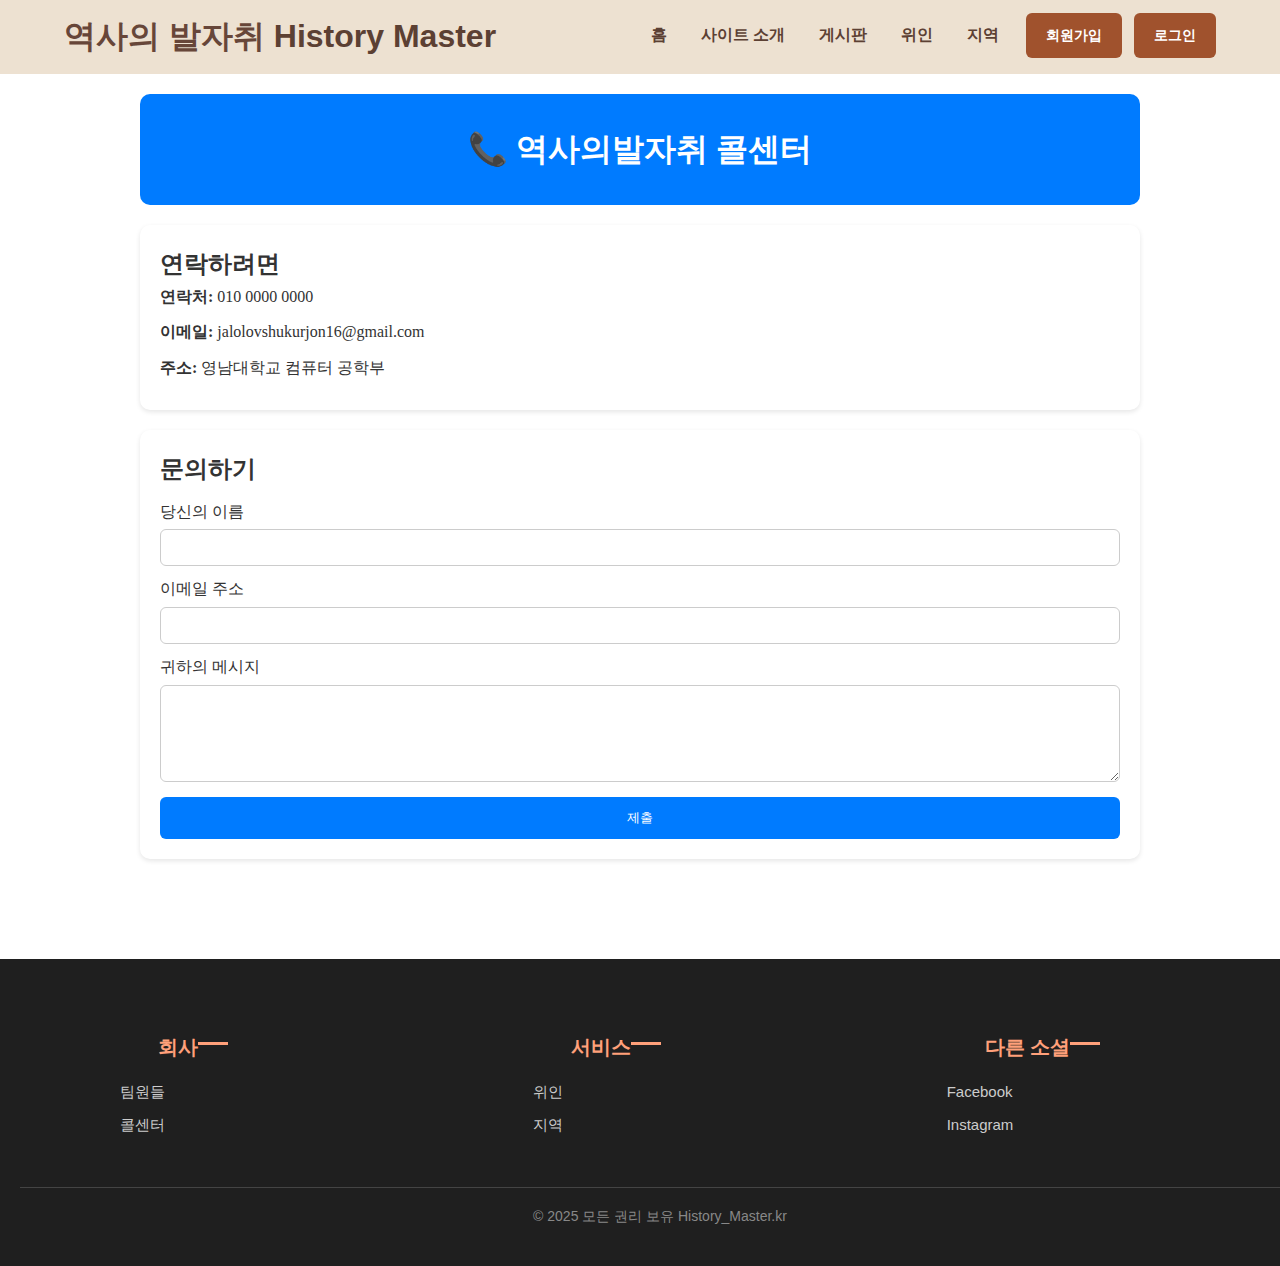
<file: call_center.html>
<!DOCTYPE html>
<html lang="en">
  <head>
    <meta charset="UTF-8" />
    <meta name="viewport" content="width=device-width, initial-scale=1.0" />
    <title>콜 센터</title>
    <link rel="stylesheet" href="./css/call_center.css" />
    <!--main.css 에서 공통부분 가져오기-->
    <link rel="stylesheet" href="./css/main.css" />
    <!-- 이페이지는 콜 센터 페이지예요 -->
  </head>

  <body>
    <div class="main_container">
      <!-- starting main nawbar -->
      <div id="header">
        <div class="container">
          <h1>
            <a href="main.html" class="logo">역사의 발자취</a>
            History Master
          </h1>
          <ul class="nawbar">
            <li>
              <a href="main.html">홈</a>
            </li>
            <li>
              <a href="introduction.html">사이트 소개</a>
            </li>
            <li>
              <a href="#">게시판</a>
            </li>
            <li>
              <a href="/route/person.html">위인</a>
            </li>
            <li>
              <a href="region.html">지역</a>
            </li>
            <li class="signup">
              <a href="register.html">회원가입</a>
            </li>
            <li class="login">
              <a href="login.html">로그인</a>
            </li>
          </ul>
        </div>
      </div>
    </div>

    <!-- starting call center main page -->
    <div class="call_center_main_page_body">
      <header>
        <h1>📞 역사의발자취 콜센터</h1>
      </header>

      <section class="call_center_main_page_info">
        <h2>연락하려면</h2>
        <ul>
          <li><strong>연락처:</strong> 010 0000 0000</li>
          <li><strong>이메일:</strong> jalolovshukurjon16@gmail.com</li>
          <li><strong>주소:</strong> 영남대학교 컴퓨터 공학부</li>
        </ul>
      </section>

      <section class="call_center_main_page_contact-form">
        <h2>문의하기</h2>
        <form>
          <label for="name">당신의 이름</label>
          <input type="text" id="name" name="name" required />

          <label for="email">이메일 주소</label>
          <input type="email" id="email" name="email" required />

          <label for="message">귀하의 메시지</label>
          <textarea id="message" name="message" rows="5" required></textarea>

          <button type="submit">제출</button>
        </form>
      </section>
    </div>

    <!-- ending call center page main -->

    <!-- startnig call senter page footer -->
    <footer>
      <div class="footer-container">
        <div class="footer-column">
          <h3>회사</h3>
          <ul>
            <li><a href="team_members.html">팀원들</a></li>
            <li><a href="call_center.html">콜센터</a></li>
          </ul>
        </div>
        <div class="footer-column">
          <h3>서비스</h3>
          <ul>
            <li><a href="./route/person.html">위인</a></li>
            <li><a href="region.html">지역</a></li>
          </ul>
        </div>
        <div class="footer-column">
          <h3>다른 소셜</h3>
          <ul>
            <li>
              <a href="https://www.facebook.com/?locale=ko_KR">Facebook</a>
            </li>
            <li><a href="https://www.instagram.com/">Instagram</a></li>
            <!-- <li><a href="#">KakaoTalk</a></li> -->
          </ul>
        </div>
      </div>
      <div class="footer-bottom">© 2025 모든 권리 보유 History_Master.kr</div>
    </footer>
    <!-- endig call senter page footer -->
  </body>
</html>
</file>
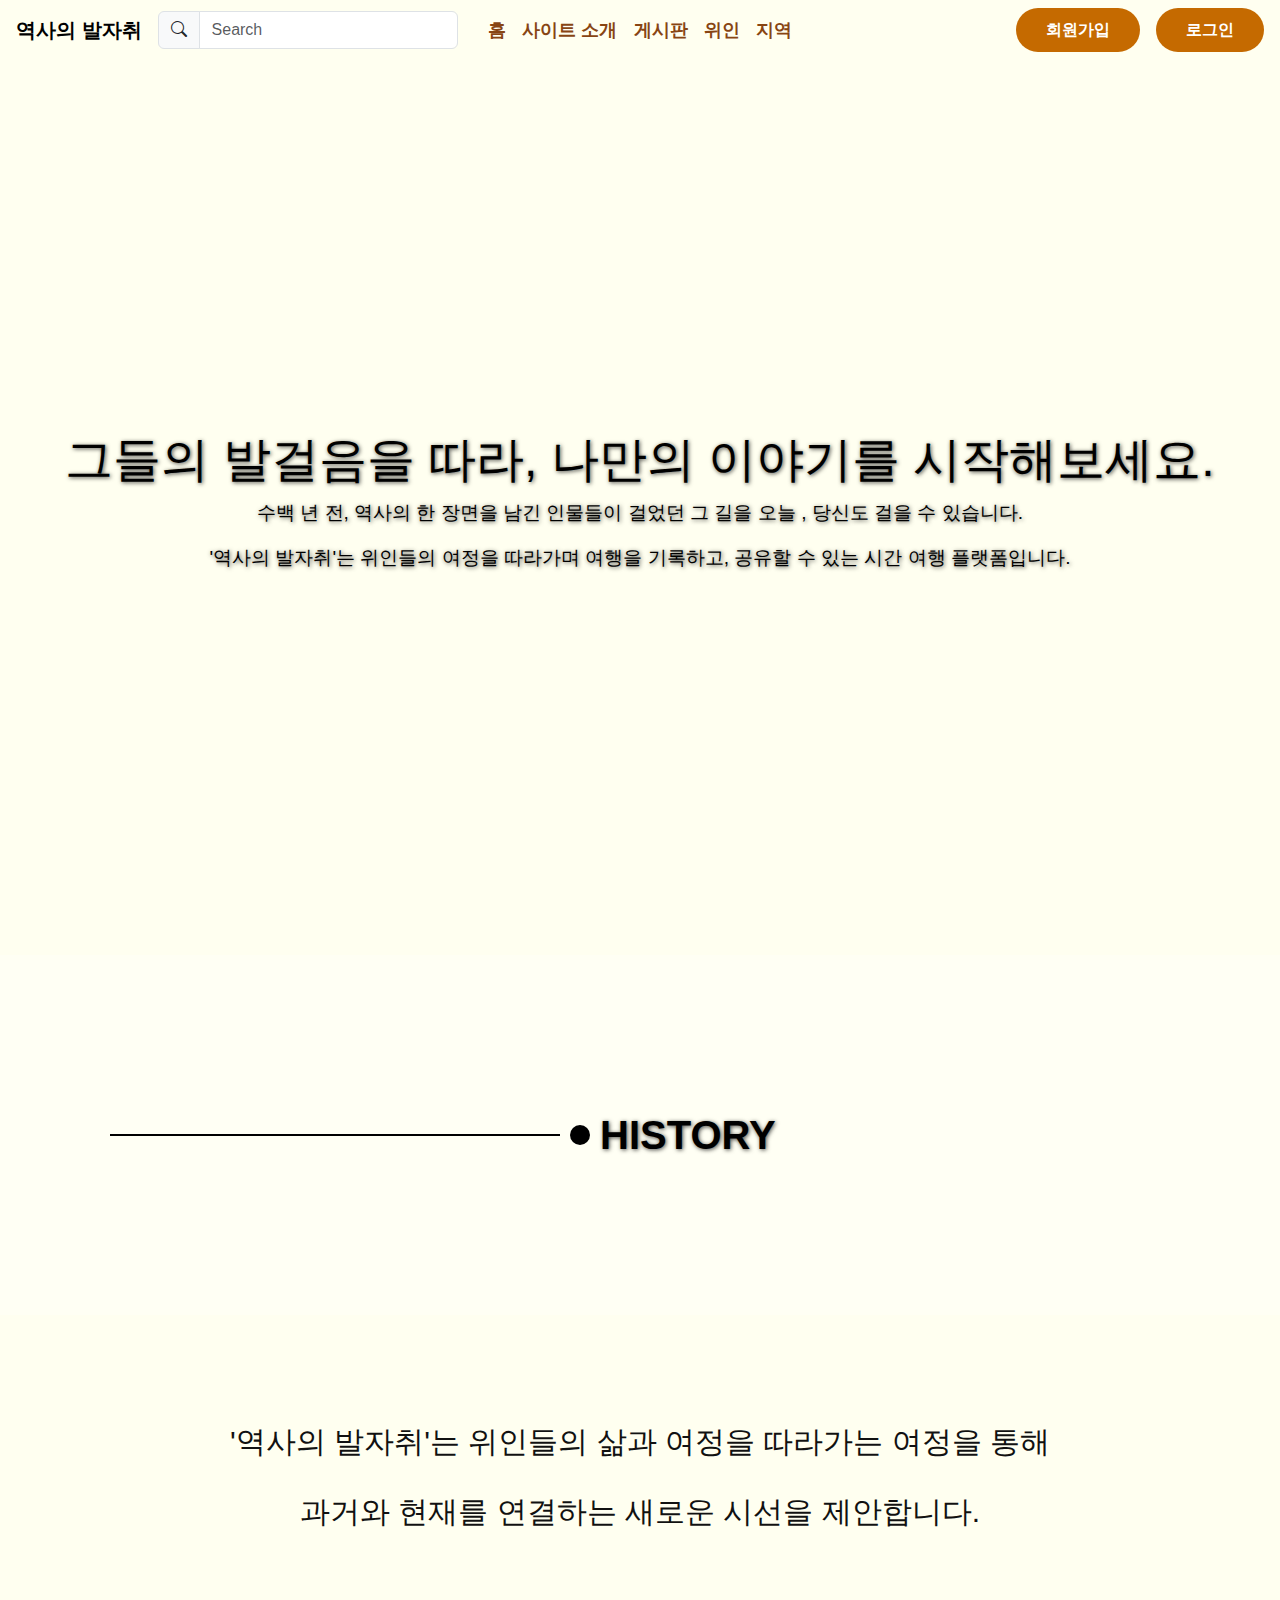
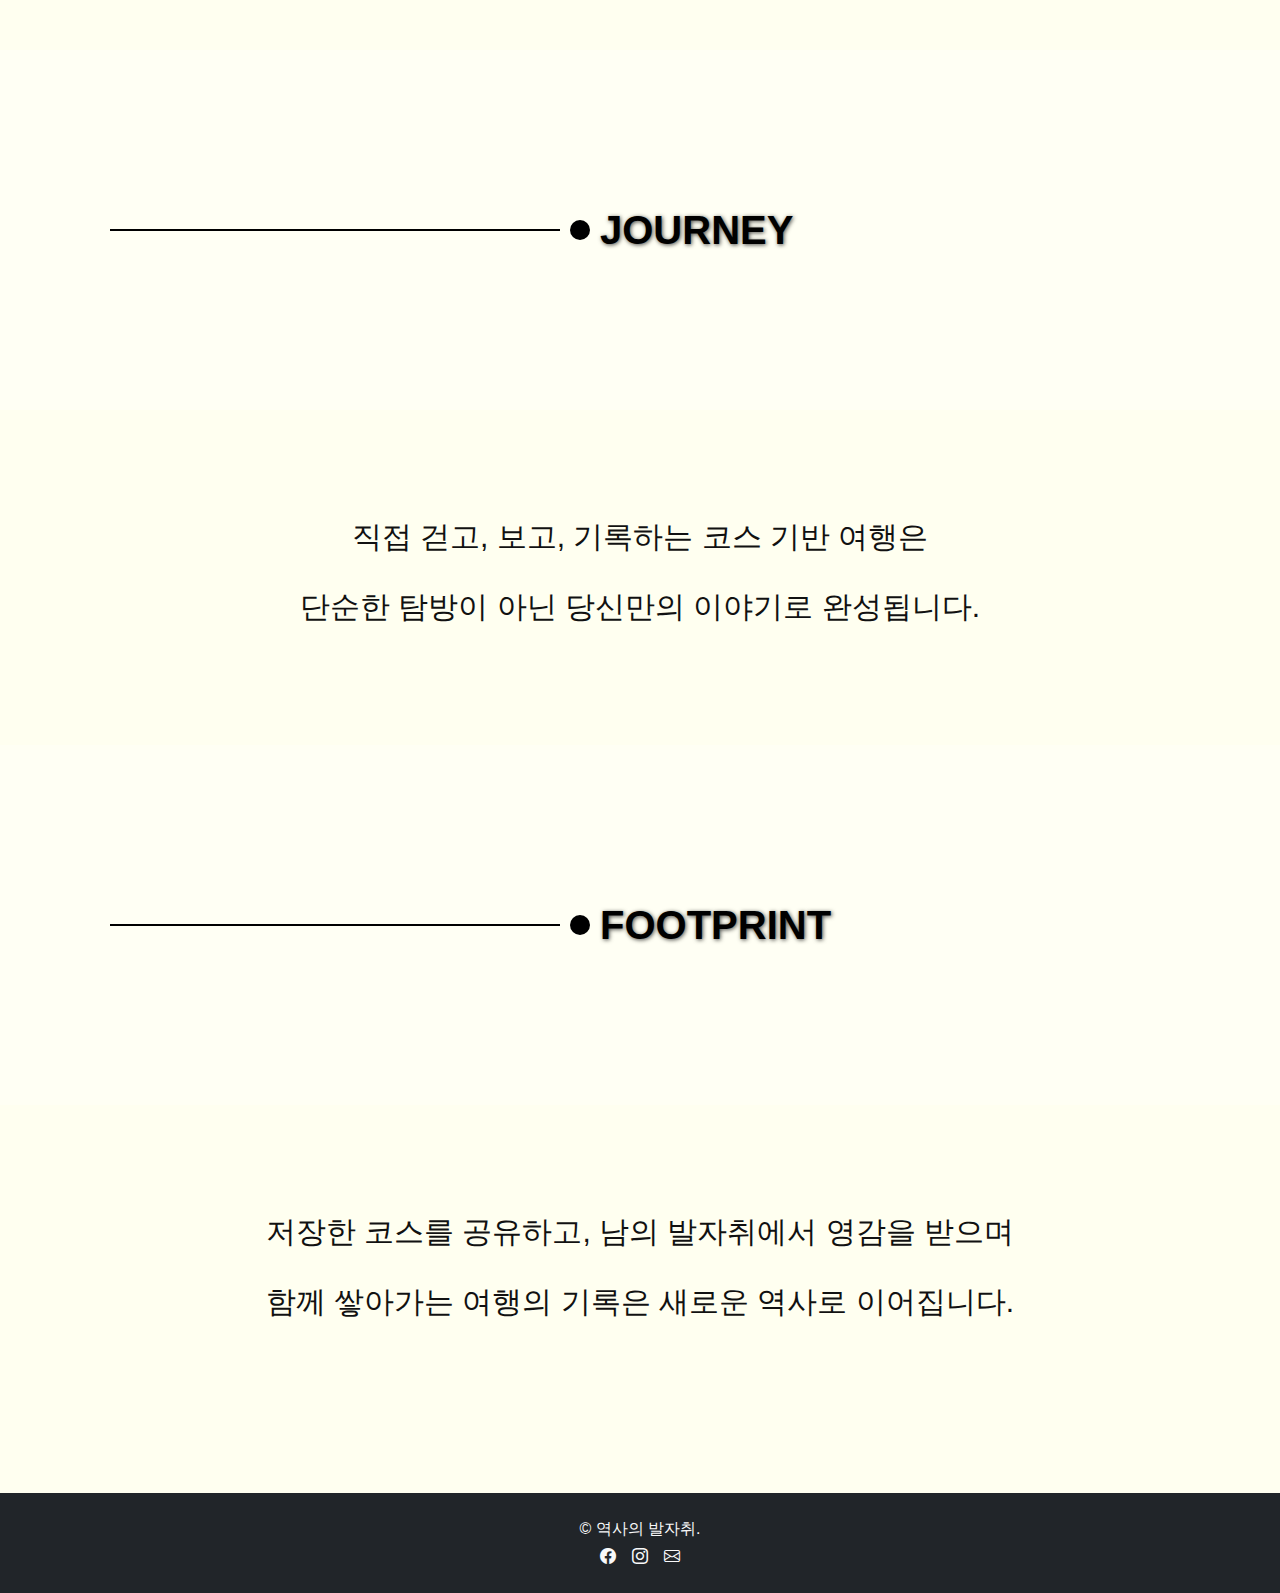
<file: introduction.html>
<!DOCTYPE html>
<html lang="en">
  <head>
    <meta charset="UTF-8" />
    <meta name="viewport" content="width=device-width, initial-scale=1" />
    <title>역사의 발자취</title>

    <!-- 부트스트랩 -->
    <link
      href="https://cdn.jsdelivr.net/npm/bootstrap@5.3.6/dist/css/bootstrap.min.css"
      rel="stylesheet"
      crossorigin="anonymous"
    />
    <!-- 부트스트랩 아이콘 -->
    <link
      rel="stylesheet"
      href="https://cdn.jsdelivr.net/npm/bootstrap-icons@1.10.5/font/bootstrap-icons.css"
    />

    <link rel="stylesheet" href="./css/introduction.css" />
  </head>

  <body>
    <!-- 메인 컨텐츠 래퍼 -->
    <div id="content">
      <!-- 부트스트랩 JS -->
      <script
        src="https://cdn.jsdelivr.net/npm/bootstrap@5.3.6/dist/js/bootstrap.bundle.min.js"
        crossorigin="anonymous"
      ></script>

      <!--상단메뉴-->
      <div class="d-flex align-items-center gap-3 px-3 py-2">
        <a href="main.html" class="custom-link">역사의 발자취</a>

        <nav class="center-nav">
          <div class="menubar">
            <ul class="list-unstyled d-flex gap-3 mb-0">
              <li><a href="main.html" class="custom-link">홈</a></li>
              <li><a href="#" class="custom-link">사이트 소개</a></li>
              <li><a href="#" class="custom-link">게시판</a></li>
              <li>
                <a href="./route/person.html" class="custom-link">위인</a>
              </li>
              <li><a href="#" class="custom-link">지역</a></li>
            </ul>
          </div>
        </nav>

        <div class="input-group">
          <span class="input-group-text">
            <i class="bi bi-search"></i>
          </span>
          <input
            class="form-control"
            type="search"
            placeholder="Search"
            aria-label="Search"
          />
        </div>

        <a href="./register.html" style="margin-left: auto" class="btn-custom">
          회원가입
        </a>
        <a href="./login.html" class="btn-custom">로그인</a>
      </div>
    </div>

    <!-- 메뉴 아래 첫번째 배경이미지 -->
    <div class="background-image1">
      <div class="background-text">
        <h1>그들의 발걸음을 따라, 나만의 이야기를 시작해보세요.</h1>
        <p>
          수백 년 전, 역사의 한 장면을 남긴 인물들이 걸었던 그 길을 오늘 ,
          당신도 걸을 수 있습니다.
        </p>
        <p>
          '역사의 발자취'는 위인들의 여정을 따라가며 여행을 기록하고, 공유할 수
          있는 시간 여행 플랫폼입니다.
        </p>
      </div>
    </div>

    <!-- 메뉴 아래 두번째 배경이미지 -->
    <div class="background-image2">
      <div class="history-overlay">
        <div class="line"></div>
        <div class="circle"></div>
        <div class="history-text">HISTORY</div>
      </div>
    </div>

    <!--History 이미지 아래 텍스트-->
    <div class="intro-text">
      <p>'역사의 발자취'는 위인들의 삶과 여정을 따라가는 여정을 통해</p>
      <p>과거와 현재를 연결하는 새로운 시선을 제안합니다.</p>
    </div>

    <!-- 메뉴 아래 세번째 배경이미지 -->
    <div class="background-image3">
      <div class="journey-overlay">
        <div class="line"></div>
        <div class="circle"></div>
        <div class="journey-text">JOURNEY</div>
      </div>
    </div>

    <!--JOURNEY 이미지 아래 텍스트-->
    <div class="intro-text">
      <p>직접 걷고, 보고, 기록하는 코스 기반 여행은</p>
      <p>단순한 탐방이 아닌 당신만의 이야기로 완성됩니다.</p>
    </div>

    <!-- 메뉴 아래 네번째 배경이미지 -->
    <div class="background-image4">
      <div class="footprint-overlay">
        <div class="line"></div>
        <div class="circle"></div>
        <div class="footprint-text">FOOTPRINT</div>
      </div>
    </div>

    <!--FOOTPRINT 이미지 아래 텍스트-->
    <div class="intro-text">
      <p>저장한 코스를 공유하고, 남의 발자취에서 영감을 받으며</p>
      <p>함께 쌓아가는 여행의 기록은 새로운 역사로 이어집니다.</p>
    </div>

    <!--하단 푸터-->
    <footer class="bg-dark text-light text-center py-4 mt-5">
      <div class="container">
        <p class="mb-1">&copy; 역사의 발자취.</p>
        <div class="d-flex justify-content-center gap-3">
          <a href="#" class="text-light text-decoration-none"
            ><i class="bi bi-facebook"></i
          ></a>
          <a href="#" class="text-light text-decoration-none"
            ><i class="bi bi-instagram"></i
          ></a>
          <a href="#" class="text-light text-decoration-none"
            ><i class="bi bi-envelope"></i
          ></a>
        </div>
      </div>
    </footer>
  </body>
</html>
</file>
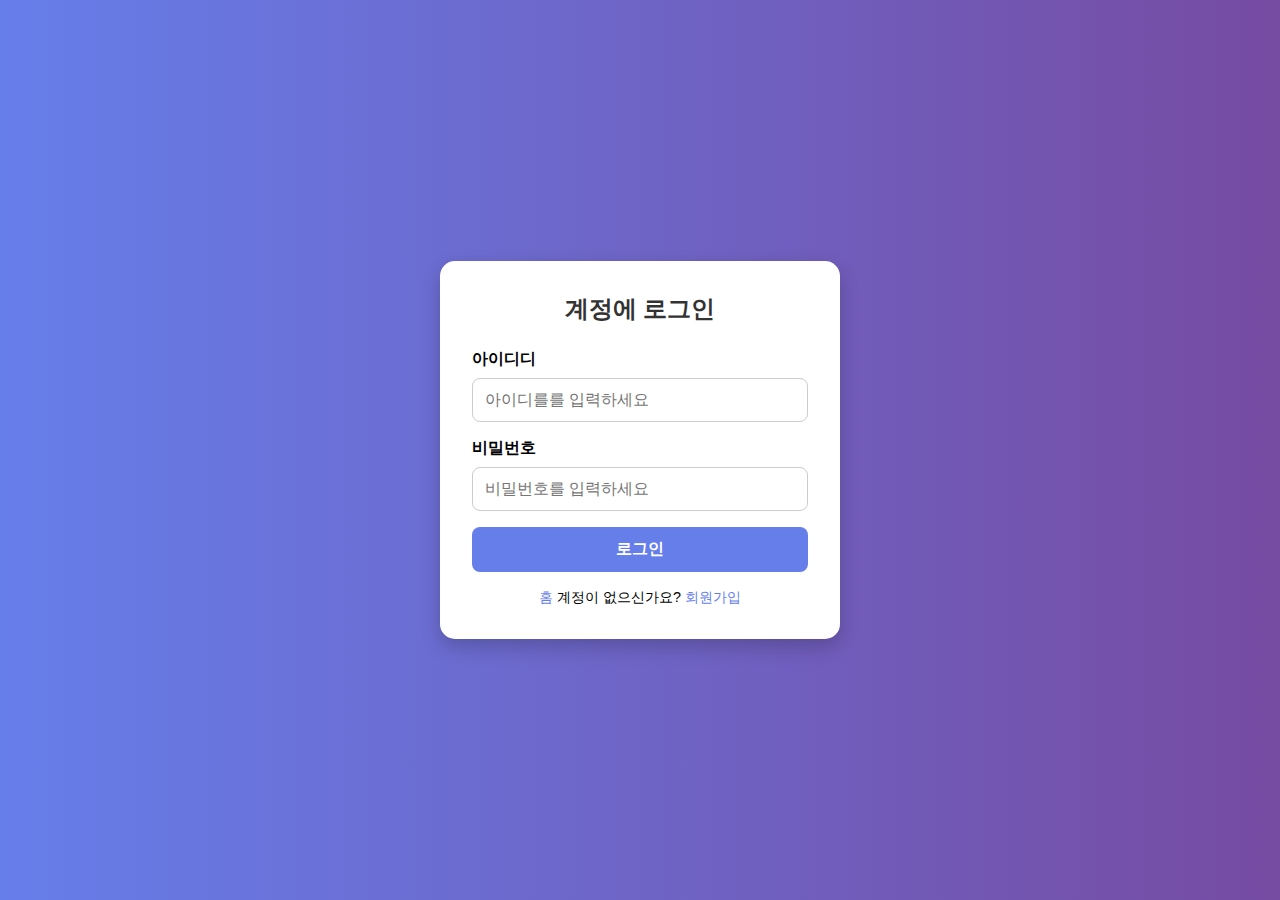
<file: login.html>
<!DOCTYPE html>
<html lang="uz">
  <head>
    <meta charset="UTF-8" />
    <meta name="viewport" content="width=device-width, initial-scale=1.0" />
    <title>로그인</title>
    <link rel="stylesheet" href="./css/login.css" />
    <!-- 이페이지는 로그인 페이지예요 -->
  </head>

  <body>
    <!-- starting login page -->
    <div class="login-container">
      <h2>계정에 로그인</h2>
      <form>
        <div class="input-group">
          <label for="username">아이디디</label>
          <input
            type="text"
            id="username"
            placeholder="아이디를를 입력하세요"
            required
          />
        </div>
        <div class="input-group">
          <label for="password">비밀번호</label>
          <input
            type="password"
            id="password"
            placeholder="비밀번호를 입력하세요"
            required
          />
        </div>
        <button type="submit" class="login-btn">로그인</button>
      </form>
      <div class="footer">
        <a href="main.html">홈</a>
        계정이 없으신가요?
        <a href="register.html">회원가입</a>
      </div>
    </div>
    <!-- starting login page -->
  </body>
</html>
</file>
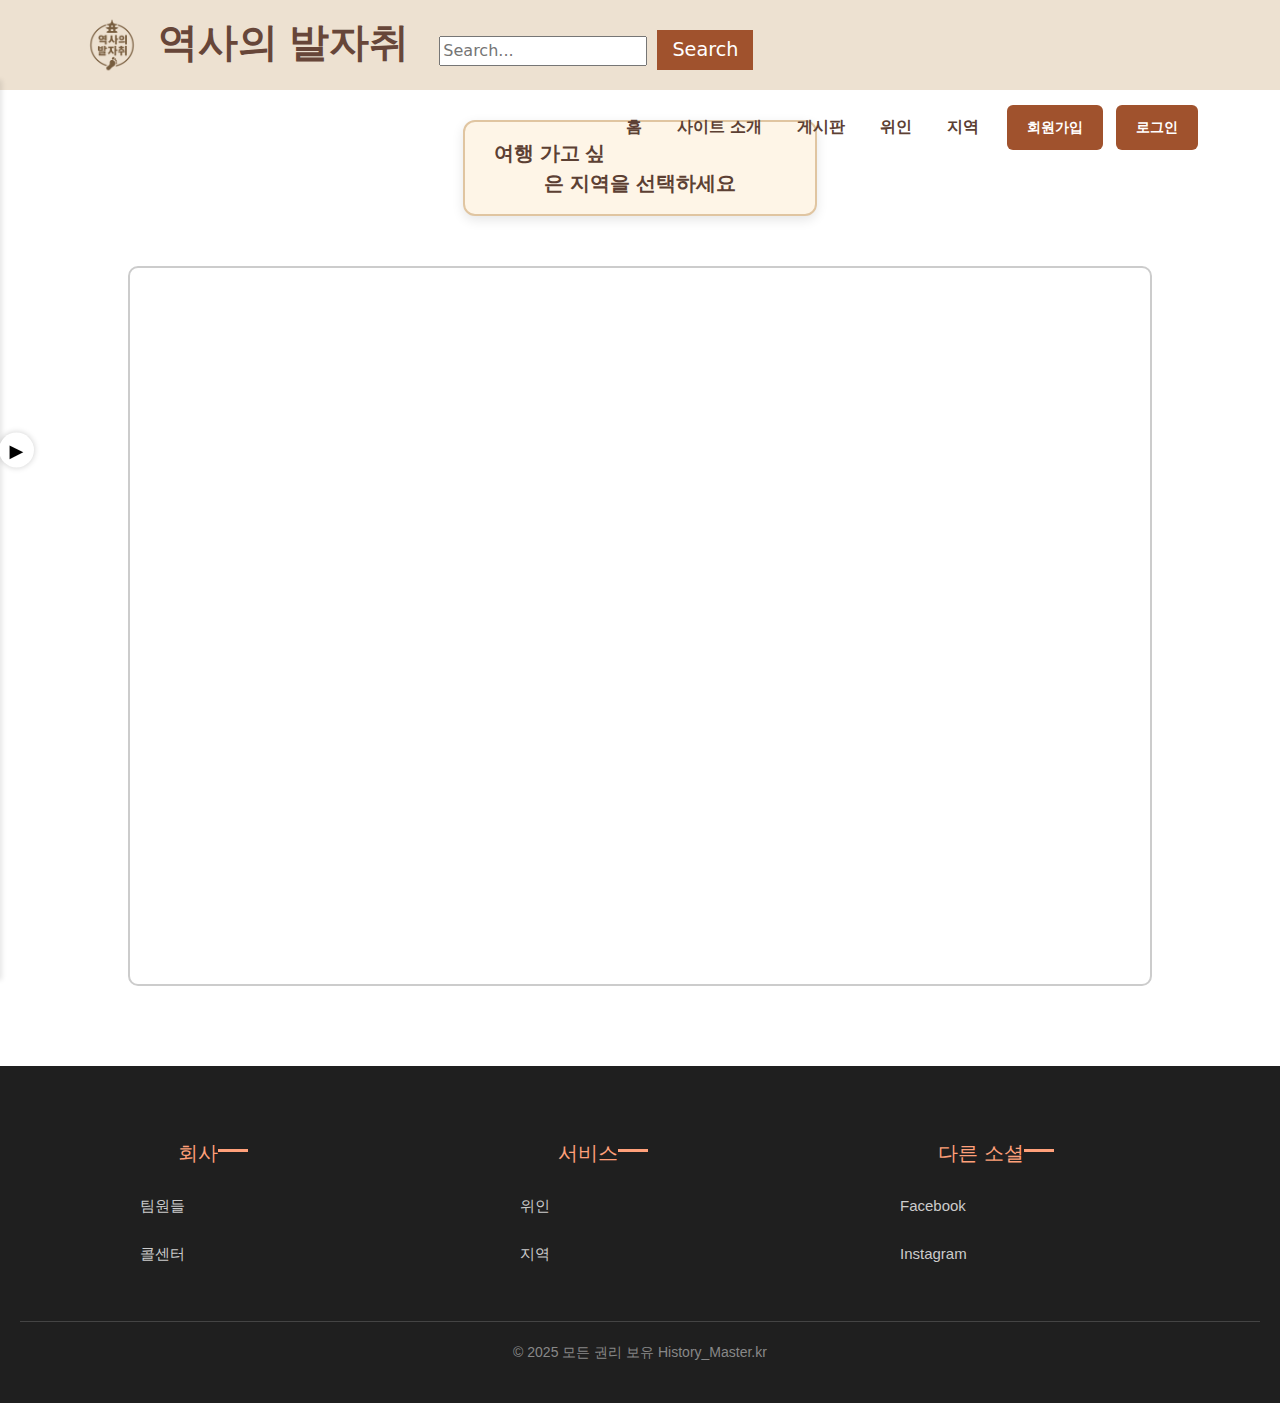
<file: region.html>
<!DOCTYPE html>
<html>
  <head>
    <meta charset="utf-8" />
    <title>지역</title>
    <!--부트스트랩-->
    <link
      href="https://cdn.jsdelivr.net/npm/bootstrap@5.3.6/dist/css/bootstrap.min.css"
      rel="stylesheet"
      crossorigin="anonymous"
    />

    <!--부트스트랩-->
    <script
      src="https://cdn.jsdelivr.net/npm/bootstrap@5.3.6/dist/js/bootstrap.bundle.min.js"
      crossorigin="anonymous"
    ></script>
    <!--부트스트랩 아이콘-->
    <link
      rel="stylesheet"
      href="https://cdn.jsdelivr.net/npm/bootstrap-icons@1.10.5/font/bootstrap-icons.css"
    />
    <!--슬라이드-->
    <link
      rel="stylesheet"
      href="https://cdn.jsdelivr.net/npm/swiper@11/swiper-bundle.min.css"
    />
    <!--css적용-->
    <link rel="stylesheet" href="/css/region.css" />
    <!--main.css 에서 공통부분 가져오기-->
    <link rel="stylesheet" href="/css/main.css" />




    <!--카카오 지도 API-->
    <script
      type="text/javascript"
      src="https://dapi.kakao.com/v2/maps/sdk.js?appkey=9c9fb588b9138bcbd0cd56120ecc523d&libraries=services"
    ></script>

    <!--지역 지도 js파일-->
    <script src="/js/regionMap.js"></script>

    <!--왼쪽 사이드 메뉴 js파일-->
    <script src="/js/leftSideMenu.js"></script>
  </head>
  <body>
    <div>
      <!--부트스트랩-->
      <script
        src="https://cdn.jsdelivr.net/npm/bootstrap@5.3.6/dist/js/bootstrap.bundle.min.js"
        crossorigin="anonymous"
      ></script>
      <!--카카오 지도 API-->
      <script src="https://dapi.kakao.com/v2/maps/sdk.js?appkey=9c9fb588b9138bcbd0cd56120ecc523d&libraries=services"></script>

      <!-- starting team members page nawbar -->
      <!-- starting main container -->
      <div id="header">
        <div class="container">
          <h1 style="margin-right: 25px">
            <a href="/main.html" class="logo">
              <img src="/Images/로고.png" alt="로고" class="logo-img" />
              역사의 발자취
            </a>
          </h1>
          <input class="input" type="text" placeholder="Search..." />
          <button class="button">Search</button>
          <ul class="nawbar">
            <li><a href="/main.html">홈</a></li>
            <li><a href="/introduction.html">사이트 소개</a></li>
            <li><a href="#">게시판</a></li>
            <li><a href="/route/person.html">위인</a></li>
            <li><a href="/region.html">지역</a></li>
            <li class="signup"><a href="/register.html">회원가입</a></li>
            <li class="login"><a href="/login.html">로그인</a></li>
          </ul>
        </div>
      </div>

      <div class="person-guide">
        여행 가고 싶은 지역을 선택하세요
      </div>

    <!--왼쪽 사이드 메뉴-->
    <div class="menu-container" id="menu">
      <div class="menu-title">지역</div>
      <a href="javascript:void(0)" class="menu-item" onclick="loadMap('seoul')"
        >서울</a
      >
      <a href="javascript:void(0)" class="menu-item" onclick="loadMap('daegu')"
        >대구</a
      >
    </div>
    <div class="arrow-button" id="toggleBtn">▶</div>

    <!--카카오 지도 배치-->
    <div id="map"></div>

    <!-- startnig team members page footer -->
    <footer>
      <div class="footer-container">
        <div class="footer-column">
          <h3>회사</h3>
          <ul>
            <li><a href="team_members.html">팀원들</a></li>
            <li><a href="call_center.html">콜센터</a></li>
          </ul>
        </div>
        <div class="footer-column">
          <h3>서비스</h3>
          <ul>
            <li><a href="./route/person.html">위인</a></li>
            <li><a href="region.html">지역</a></li>
          </ul>
        </div>
        <div class="footer-column">
          <h3>다른 소셜</h3>
          <ul>
            <li>
              <a href="https://www.facebook.com/?locale=ko_KR">Facebook</a>
            </li>
            <li><a href="https://www.instagram.com/">Instagram</a></li>
            <!-- <li><a href="#">KakaoTalk</a></li> -->
          </ul>
        </div>
      </div>
      <div class="footer-bottom">© 2025 모든 권리 보유 History_Master.kr</div>
    </footer>
    <!-- endig team members page footer -->
  </body>
</html>
</file>
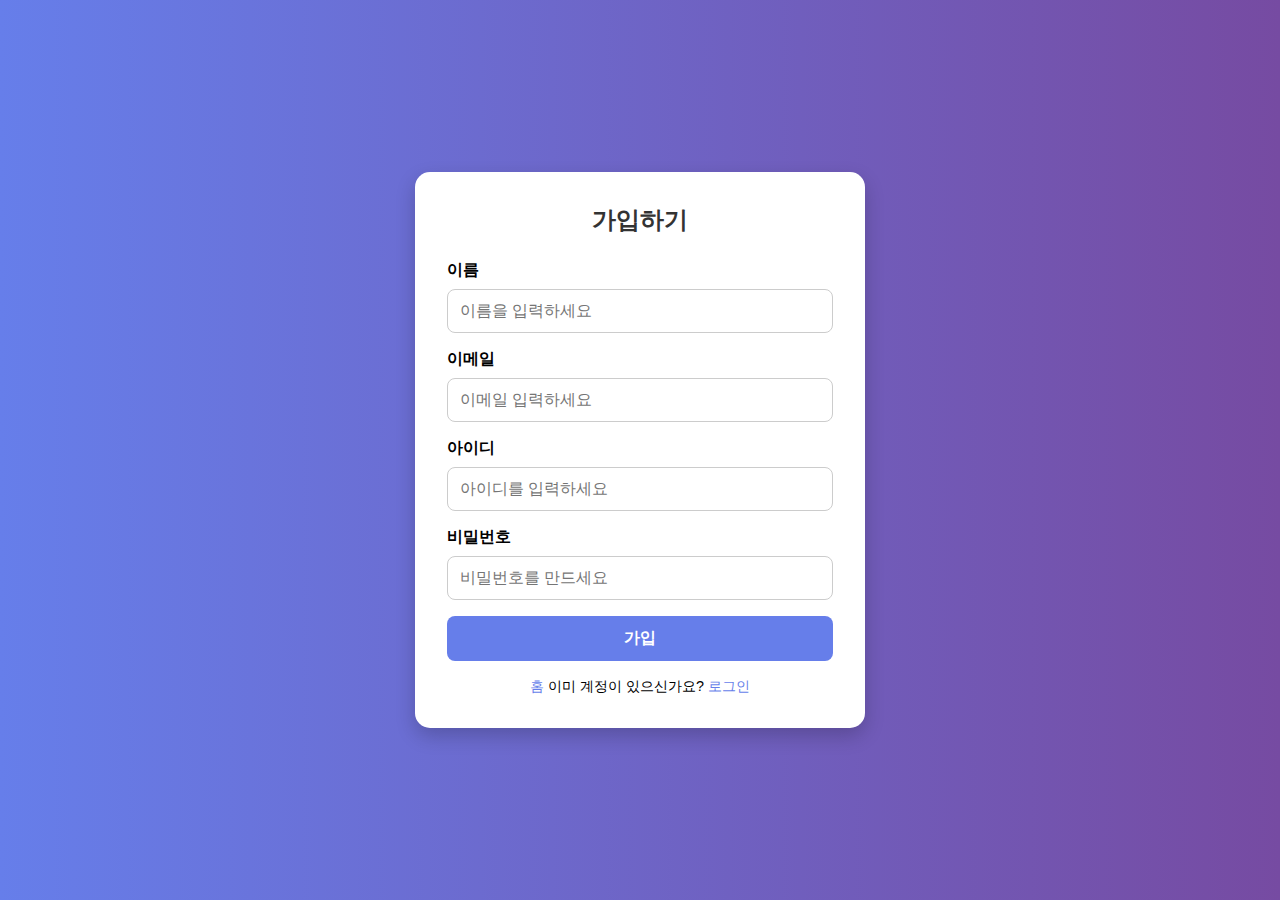
<file: register.html>
<!DOCTYPE html>
<html lang="uz">
  <head>
    <meta charset="UTF-8" />
    <meta name="viewport" content="width=device-width, initial-scale=1.0" />
    <title>가입하기</title>
    <link rel="stylesheet" href="../css/register.css" />
    <!-- 이페이지는 회원가입 페이지예요 -->
  </head>

  <body>
    <!-- starting signup page -->
    <div class="signup-container">
      <h2>가입하기</h2>
      <form>
        <div class="input-group">
          <label for="fullname">이름</label>
          <input
            type="text"
            id="fullname"
            placeholder="이름을 입력하세요"
            required
          />
        </div>
        <div class="input-group">
          <label for="email">이메일</label>
          <input
            type="email"
            id="email"
            placeholder="이메일 입력하세요"
            required
          />
        </div>
        <div class="input-group">
          <label for="username">아이디</label>
          <input
            type="text"
            id="username"
            placeholder="아이디를 입력하세요"
            required
          />
        </div>
        <div class="input-group">
          <label for="password">비밀번호</label>
          <input
            type="password"
            id="password"
            placeholder="비밀번호를 만드세요"
            required
          />
        </div>
        <button type="submit" class="signup-btn">가입</button>
      </form>
      <div class="footer">
        <a href="main.html">홈</a>
        이미 계정이 있으신가요?
        <a href="login.html">로그인</a>
      </div>
    </div>
    <!-- ending signup page -->
  </body>
</html>
</file>
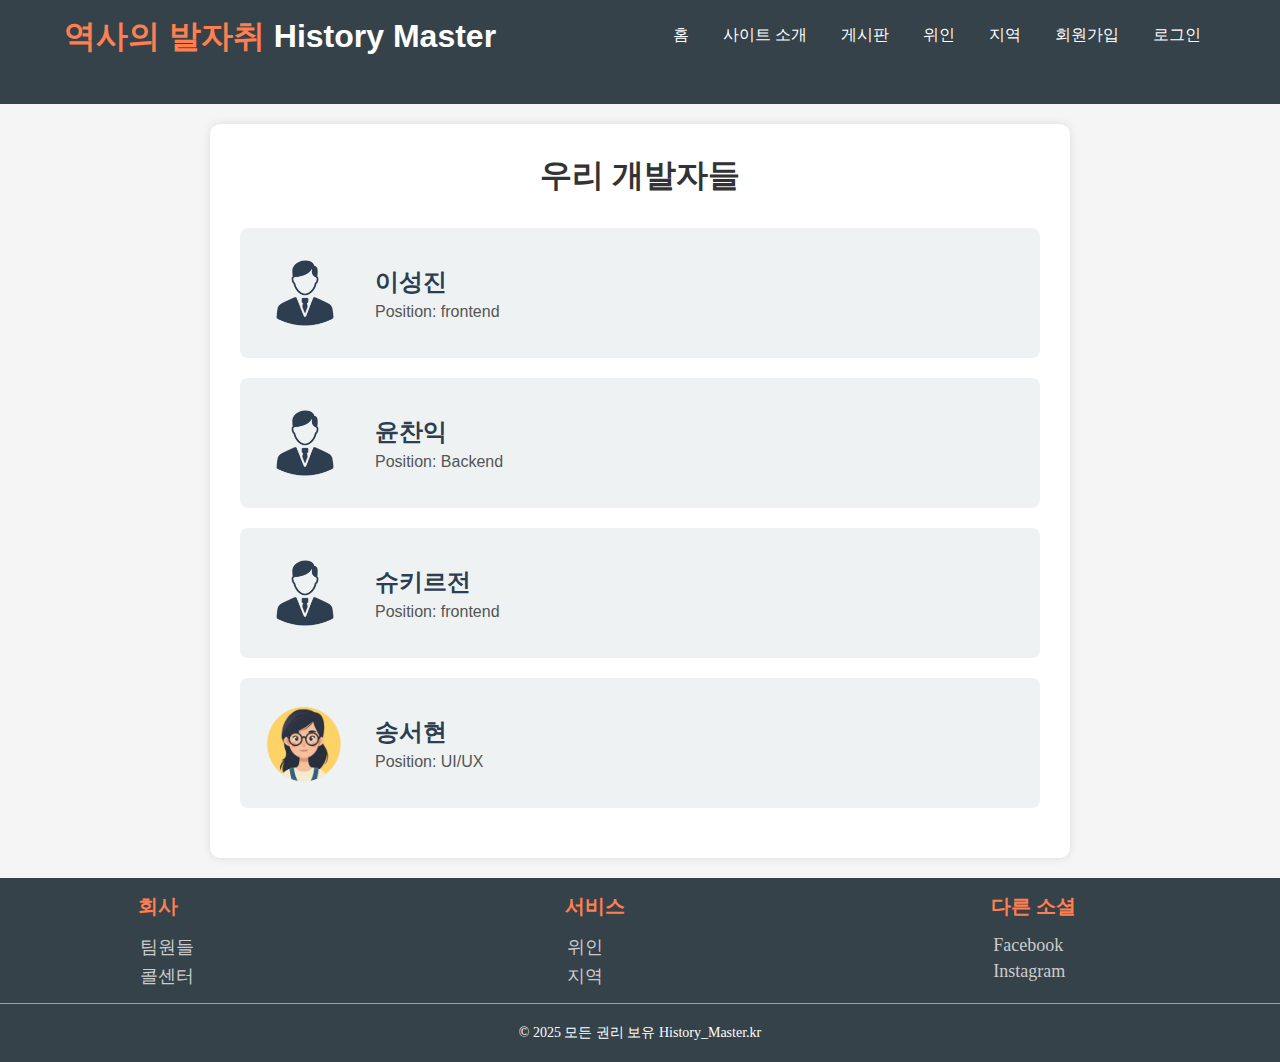
<file: team_members.html>
<!DOCTYPE html>
<html lang="en">
  <head>
    <meta charset="UTF-8" />
    <meta name="viewport" content="width=device-width, initial-scale=1.0" />
    <title>팀원들</title>
    <link rel="stylesheet" href="./css/team_members.css" />
    <!-- 이페이지는 팀원들 페이지예요 -->
  </head>

  <body>
    <!-- starting team members page nawbar -->
    <!-- starting main container -->
    <div class="main_container">
      <!-- starting main nawbar -->
      <div id="header">
        <div class="container">
          <h1>
            <a href="main.html" class="logo">역사의 발자취</a>
            History Master
          </h1>
          <ul class="nawbar">
            <li>
              <a href="main.html">홈</a>
            </li>
            <li>
              <a href="introduction.html">사이트 소개</a>
            </li>
            <li>
              <a href="#">게시판</a>
            </li>
            <li>
              <a href="/route/person.html">위인</a>
            </li>
            <li>
              <a href="region.html">지역</a>
            </li>
            <li class="signup">
              <a href="register.html">회원가입</a>
            </li>
            <li class="login">
              <a href="login.html">로그인</a>
            </li>
          </ul>
        </div>
      </div>
    </div>
    <!-- ending team members page nawbar -->

    <!-- starting team members page main window -->
    <div class="team_members_page_body">
      <div class="team_members_main_page_container">
        <h1>우리 개발자들</h1>

        <div class="team_members_main_page_employee-card">
          <img src="../Images/teammembers1.png" alt="Rasm" />
          <div class="team_members_main_page_info">
            <h2>이성진</h2>
            <p>Position: frontend</p>
          </div>
        </div>

        <div class="team_members_main_page_employee-card">
          <img src="../Images/teammembers1.png" alt="Rasm" />
          <div class="team_members_main_page_info">
            <h2>윤찬익</h2>
            <p>Position: Backend</p>
          </div>
        </div>

        <div class="team_members_main_page_employee-card">
          <img src="../Images/teammembers1.png" alt="Rasm" />
          <div class="team_members_main_page_info">
            <h2>슈키르전</h2>
            <p>Position: frontend</p>
          </div>
        </div>

        <div class="team_members_main_page_employee-card">
          <img src="../Images/teammembers2.png" alt="Rasm" />
          <div class="team_members_main_page_info">
            <h2>송서현</h2>
            <p>Position: UI/UX</p>
          </div>
        </div>
      </div>
    </div>
    <!-- ending team members page main window -->

    <!-- startnig team members page footer -->
    <footer>
      <div class="footer-container">
        <div class="footer-column">
          <h3>회사</h3>
          <ul>
            <li><a href="team_members.html">팀원들</a></li>
            <li><a href="call_center.html">콜센터</a></li>
          </ul>
        </div>
        <div class="footer-column">
          <h3>서비스</h3>
          <ul>
            <li><a href="./route/person.html">위인</a></li>
            <li><a href="region.html">지역</a></li>
          </ul>
        </div>
        <div class="footer-column">
          <h3>다른 소셜</h3>
          <ul>
            <li>
              <a href="https://www.facebook.com/?locale=ko_KR">Facebook</a>
            </li>
            <li><a href="https://www.instagram.com/">Instagram</a></li>
            <!-- <li><a href="#">KakaoTalk</a></li> -->
          </ul>
        </div>
      </div>
      <div class="footer-bottom">© 2025 모든 권리 보유 History_Master.kr</div>
    </footer>
    <!-- endig team members page footer -->
  </body>
</html>
</file>
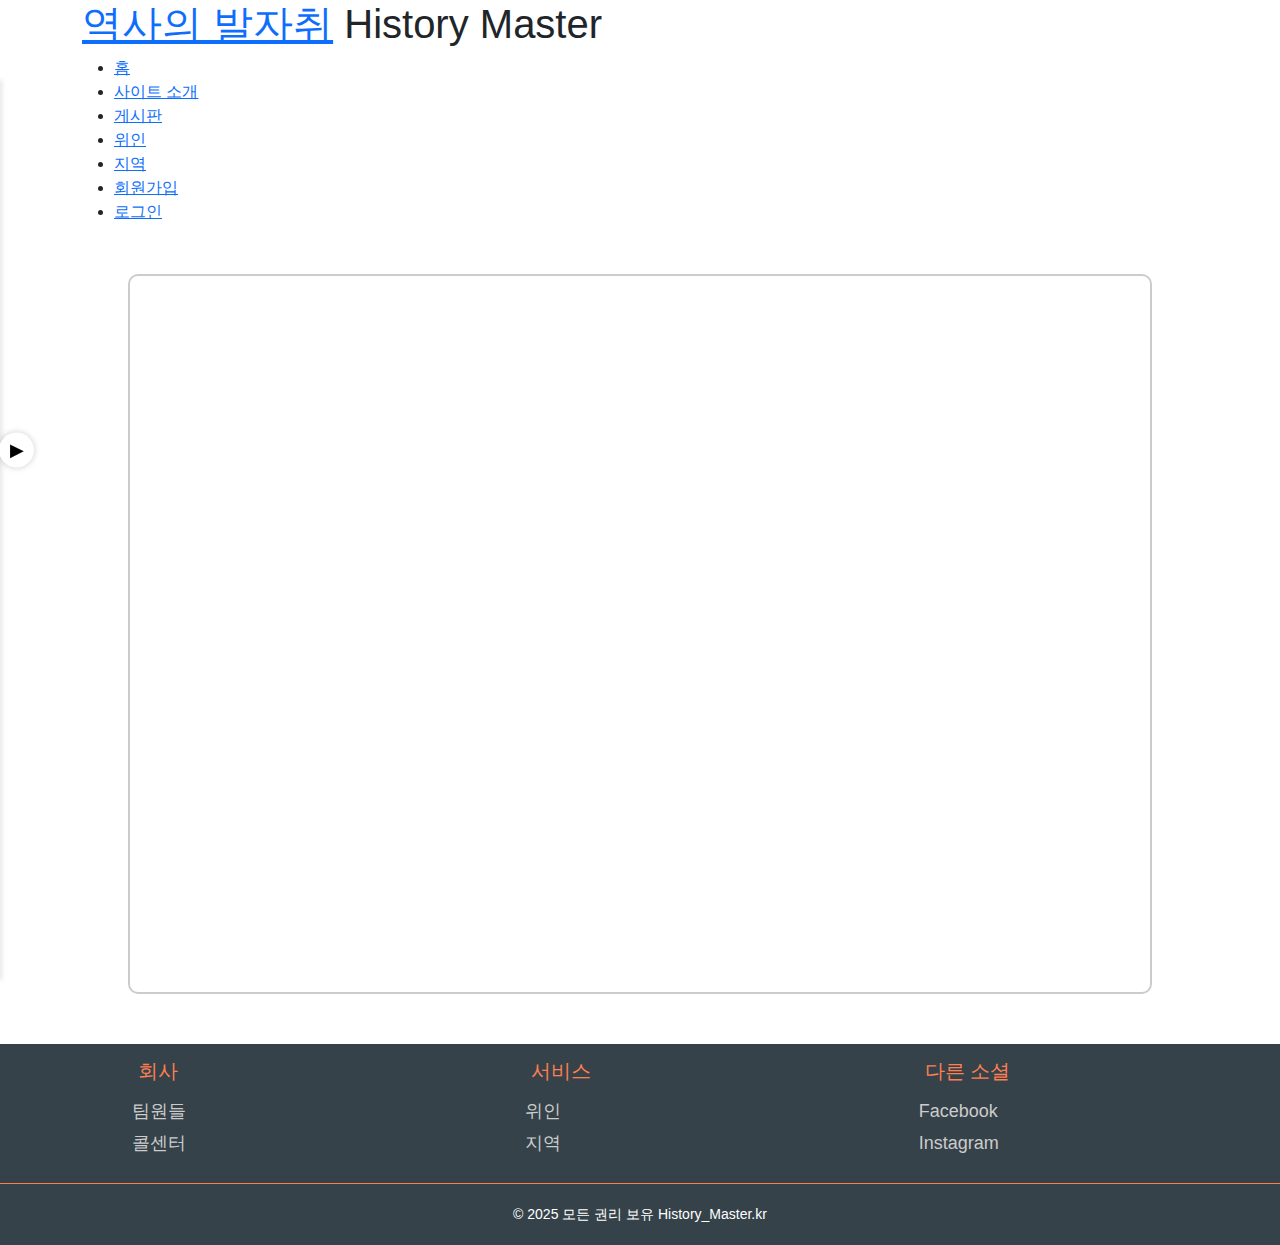
<file: route/person.html>
<!DOCTYPE html>
<html>
  <head>
    <meta charset="utf-8" />
    <title>위인</title>
    <!--부트스트랩-->
    <link
      href="https://cdn.jsdelivr.net/npm/bootstrap@5.3.6/dist/css/bootstrap.min.css"
      rel="stylesheet"
      crossorigin="anonymous"
    />

    <!--부트스트랩-->
    <script
      src="https://cdn.jsdelivr.net/npm/bootstrap@5.3.6/dist/js/bootstrap.bundle.min.js"
      crossorigin="anonymous"
    ></script>
    <!--부트스트랩 아이콘-->
    <link
      rel="stylesheet"
      href="https://cdn.jsdelivr.net/npm/bootstrap-icons@1.10.5/font/bootstrap-icons.css"
    />
    <!--슬라이드-->
    <link
      rel="stylesheet"
      href="https://cdn.jsdelivr.net/npm/swiper@11/swiper-bundle.min.css"
    />
    <!--css적용-->
    <link rel="stylesheet" href="/css/person.css" />

    <!--카카오 지도 API-->
    <script
      type="text/javascript"
      src="https://dapi.kakao.com/v2/maps/sdk.js?appkey=9c9fb588b9138bcbd0cd56120ecc523d&libraries=services"
    ></script>

    <!--위인 지도 js파일-->
    <script src="/js/personMap.js"></script>

    <!--왼쪽 사이드 메뉴 js파일-->
    <script src="/js/leftSideMenu.js"></script>
  </head>
  <body>
    <div>
      <!--부트스트랩-->
      <script
        src="https://cdn.jsdelivr.net/npm/bootstrap@5.3.6/dist/js/bootstrap.bundle.min.js"
        crossorigin="anonymous"
      ></script>
      <!--jquery를 이용한 슬라이드-->
      <script src="https://code.jquery.com/jquery-3.6.0.min.js"></script>
      <script src="https://cdn.jsdelivr.net/npm/swiper@11/swiper-bundle.min.js"></script>
      <!--카카오 지도 API-->
      <script src="https://dapi.kakao.com/v2/maps/sdk.js?appkey=9c9fb588b9138bcbd0cd56120ecc523d&libraries=services"></script>

      <!-- starting team members page nawbar -->
      <!-- starting main container -->
      <div class="main_container">
        <!-- starting main nawbar -->
        <div id="header">
          <div class="container">
            <h1>
              <a href="../main.html" class="logo">역사의 발자취</a>
              History Master
            </h1>
            <ul class="nawbar">
              <li>
                <a href="../main.html">홈</a>
              </li>
              <li>
                <a href="../introduction.html">사이트 소개</a>
              </li>
              <li>
                <a href="#">게시판</a>
              </li>
              <li>
                <a href="/route/person.html">위인</a>
              </li>
              <li>
                <a href="../region.html">지역</a>
              </li>
              <li class="signup">
                <a href="../register.html">회원가입</a>
              </li>
              <li class="login">
                <a href="../login.html">로그인</a>
              </li>
            </ul>
          </div>
        </div>
      </div>
    </div>

    <!--왼쪽 사이드 메뉴-->
    <div class="menu-container" id="menu">
      <div class="menu-title">위인</div>
      <a href="javascript:void(0)" class="menu-item" onclick="loadMap('you')"
        >유관순</a
      >
      <a href="javascript:void(0)" class="menu-item" onclick="loadMap('lee')"
        >이순신</a
      >
    </div>
    <div class="arrow-button" id="toggleBtn">▶</div>

    <!--카카오 지도 배치-->
    <div id="map"></div>

    <!-- startnig team members page footer -->
    <footer>
      <div class="footer-container">
        <div class="footer-column">
          <h3>회사</h3>
          <ul>
            <li><a href="../team_members.html">팀원들</a></li>
            <li><a href="../call_center.html">콜센터</a></li>
          </ul>
        </div>
        <div class="footer-column">
          <h3>서비스</h3>
          <ul>
            <li><a href="person.html">위인</a></li>
            <li><a href="../region.html">지역</a></li>
          </ul>
        </div>
        <div class="footer-column">
          <h3>다른 소셜</h3>
          <ul>
            <li>
              <a href="https://www.facebook.com/?locale=ko_KR">Facebook</a>
            </li>
            <li><a href="https://www.instagram.com/">Instagram</a></li>
            <!-- <li><a href="#">KakaoTalk</a></li> -->
          </ul>
        </div>
      </div>
      <div class="footer-bottom">© 2025 모든 권리 보유 History_Master.kr</div>
    </footer>
    <!-- endig team members page footer -->
  </body>
</html>
</file>
<file: css/call_center.css>
/* 이페이지는 콜 센터 페이지예요 */

/* starting call center main page */
.call_center_main_page_body {
  /* background-color: #fffff0ab; */
  width: 1000px;
  margin: auto;
  color: #333;
  line-height: 1.6;
  padding: 20px;
}

header {
  background-color: #007bff;
  color: #fff;
  padding: 30px 20px;
  text-align: center;
  border-radius: 10px;
  margin-bottom: 20px;
}

.call_center_main_page_info {
  background: #fff;
  padding: 20px;
  border-radius: 10px;
  margin-bottom: 20px;
  box-shadow: 0 2px 5px rgba(0, 0, 0, 0.1);
}

.call_center_main_page_info ul {
  list-style: none;
  padding-left: 0;
}

.call_center_main_page_info li {
  margin-bottom: 10px;
}

.call_center_main_page_contact-form {
  background: #fff;
  /* background-color: #67636360; */
  padding: 20px;
  border-radius: 10px;
  box-shadow: 0 2px 5px rgba(0, 0, 0, 0.1);
}

.call_center_main_page_contact-form form {
  display: flex;
  flex-direction: column;
}

.call_center_main_page_contact-form label {
  margin: 10px 0 5px;
}

.call_center_main_page_contact-form input,
.call_center_main_page_contact-form textarea {
  padding: 10px;
  border: 1px solid #ccc;
  border-radius: 6px;
}

.call_center_main_page_contact-form button {
  margin-top: 15px;
  padding: 12px;
  background-color: #007bff;
  color: white;
  border: none;
  border-radius: 6px;
  cursor: pointer;
  transition: background-color 0.3s ease;
}

.call_center_main_page_contact-form button:hover {
  background-color: #0056b3;
}

/* ending call center main page */

/* starting call senter page footer */
footer {
  background-color: #35424a;
  color: #fff;
  /* position: fixed; */
  position: static;
  bottom: 0;
  left: 0;
  width: 100%;
}
.footer-container {
  width: 100%;
  margin: auto;
  padding-left: 100px;
  display: flex;
  flex-wrap: wrap;
  justify-content: space-between;
  font-size: large;
}

.footer-column {
  flex: 1;
}

.footer-column h3 {
  padding-left: 23px;
  display: flex;
  margin: 15px;
  text-align: center;
  font-size: 20px;
  color: coral;
}

.footer-column ul {
  list-style: none;
}

.footer-column ul li {
  margin-bottom: 5px;
}

.footer-column ul li a {
  color: #ccc;
  text-decoration: none;
  transition: 0.3s;
}

.footer-column ul li a:hover {
  color: coral;
}

.footer-bottom {
  text-align: center;
  padding: 20px 0px 20px 0px;
  border-top: 1px solid coral;
  margin-top: 10px;
  font-size: 14px;
}

@media (max-width: 768px) {
  .footer-container {
    flex-direction: column;
    text-align: center;
  }

  .footer-column {
    margin: 20px 0;
  }
}
/* ending call senter page footer */
</file>
<file: css/main.css>
body,
h1,
h2,
h3,
ul,
p,
a {
  margin: 0;
  padding: 0;
  box-sizing: border-box;
  text-decoration: none;
}

.logo-img{
  height: 60px;
  vertical-align: middle;
  margin-right: 5px;
}

.logo-inline {
  display: inline-flex;
  align-items: center;
  gap: 8px;
}

.logo-text {
  font-size: 24px;
  font-weight: bold;
  color: #5c4033;
  font-family: sans-serif;
}



/* starting main_container */
.main_container {
  /* background-color: #fff; */
  /* background-color: red; */
  background-color: #fffff0ab;
  /* background-color: white; */
}
/* ending main_container */

/* starting main nawbar */
#header {
  background-color: 	#ede1d1;
}
#header h1 {
  color: #5c4033;
  font-weight: bold;
  font-family: sans-serif;
  padding: 15px 0;
  display: inline-block;
}
#header .logo {
  color: rgb(103, 70, 57);
}
.nawbar {
  float: right;
}
.nawbar li {
  display: inline;
  font-weight: 600;
}
.nawbar li a {
  text-decoration: none;
  color: #5c4033;
  font-family: sans-serif;
  padding: 25px 15px;
  display: inline-block;
}
.nawbar li a:hover {
  color: burlywood;
}
.container {
  width: 90%;
  margin: auto;
}
/* starting signup-login */


.signup a,
.login a {
  padding: 14px 20px !important;  
  font-size: 14px;           
  line-height: 1.2;            
  border-radius: 6px;
  background-color: #a0522d;
  color: #fff !important;
  display: inline-block;
  font-weight: 600;
  text-align: center;
}

.signup,
.login {
  background: none;
  padding: 0;
  margin-left: 8px; 
}



/* .signup {
  background-color:#a0522d;
  color:#ffffff !important ;
  padding: 8px 14px;
  border-radius: 8px;
  font-size: larger;
  margin: 5px;
  font-weight: bold;
}
.login {
  background-color: #a0522d;
  color: #ffffff !important;
  padding: 8px 14px;
  border-radius: 8px;
  font-size: larger;
  font-weight: bold;
} */
/* ending signup-login */

/* endting main nawbar */

/* starting main page up */
.main_up_body {
  margin: 0;
  padding: 0;
  font-family: "Apple SD Gothic Neo", sans-serif;
  /* background-color: #f9f9ed; */
  /* background-color: red; */
  color: #5a2a00;
}

.main_up_container {
  /* background-color: green; */
  width: 1200px;
  height: 500px;
  display: flex;
  align-items: center;
  justify-content: space-between;
  padding: 60px 90px;
  gap: 40px;
}

.main_up_text-section {
  max-width: 50%;
}

.main_up_subtitle {
  font-size: 14px;
  color: #6c7a4f;
  letter-spacing: 2px;
  margin-bottom: 10px;
}

.main_up_title {
  font-size: 32px;
  font-weight: bold;
  margin-bottom: 20px;
  line-height: 1.5;
}

.main_up_description {
  font-size: 18px;
  color: #444;
  line-height: 1.6;
}

.main_up_image-section {
  position: relative;
  width: 600px;
  /* width: 50%; */
  height: 400px;
  overflow: hidden;
  border-radius: 20px;
  box-shadow: 0 10px 20px rgba(0, 0, 0, 0.1);
}

.main_up_carousel {
  position: relative;
  width: 100%;
  height: 100%;
}

.main_up_carousel-image {
  position: absolute;
  width: 100%;
  height: 100%;
  object-fit: cover;
  opacity: 0;
  transition: opacity 1s ease-in-out;
}

.main_up_carousel-image.main_up_active {
  opacity: 1;
}

/* ending main page up */

/* starting main search center line */
#main_search {
  background-color: #35424a;
  color: coral;

  font-family: sans-serif;
  padding: 10px 0;
  display: inline-block;
  width: 100%;
}
#main_search .left {
  float: left;
}

#main_search .right {
  float: right;
}
#main_search .input {
  padding: 5px 200px;
  color: black;
  padding-left: 10px;
}

.button {
  padding: 6px 15px;
  border: none;
  background-color:#a0522d;
  color: #fff;
  margin-left: 5px;
  cursor: pointer;
  font-size: larger;
}
#main_search .button:hover {
  color: burlywood;
}
/* ending main search center line */

/* starting main page down */


/* review course */
.review-section {
  padding: 20px 10px;
  background: #fffff0ab;
  text-align: center;
}

.review-title {
  font-size: 28px;
  color: #333;
  margin-bottom: 40px;
  font-weight: bold;
}

.review-slider-wrapper {
  overflow-x: auto;
  scroll-snap-type: x mandatory;
  -webkit-overflow-scrolling: touch;
  padding: 0 10px;
  max-width: 100vw;
  box-sizing: border-box;

  /* 사용자용 슬라이드바 스타일 */
  scrollbar-color: #b49e89 #f3ece7; /* Firefox */
  scrollbar-width: thin;
}

.review-slider {
  display: flex;
  gap: 24px;
  padding: 0 20px;
  scroll-snap-align: start;
}

.review-card {
  flex: 0 0 auto;
  width: 280px;
  background: #fff;
  border-radius: 12px;
  box-shadow: 0 4px 12px rgba(0, 0, 0, 0.1);
  padding: 20px;
  scroll-snap-align: start;
  display: flex;
  align-items: flex-start;
  gap: 15px;
  transition: transform 0.2s ease;
}

.review-card:hover {
  transform: translateY(-4px);
}

.review-avatar {
  width: 48px;
  height: 48px;
  border-radius: 50%;
  object-fit: cover;
  flex-shrink: 0;
}

.review-content {
  text-align: left;
}

.review-text {
  font-size: 15px;
  color: #333;
  margin-bottom: 10px;
  line-height: 1.5;
}

.review-user {
  font-size: 13px;
  color: #777;
  font-style: italic;
}

/* 커스텀 스크롤바 */
.review-slider-wrapper::-webkit-scrollbar {
  height: 8px;
}

.review-slider-wrapper::-webkit-scrollbar-track {
  background: #f3ece7;
  border-radius: 10px;
  margin: 10px 0;
}

.review-slider-wrapper::-webkit-scrollbar-thumb {
  background-color: #b49e89;
  border-radius: 4px;
  border: 2px solid #f3ece7;
}

.review-slider-wrapper::-webkit-scrollbar-thumb:hover {
  background-color: #9c8874;
}

/* endging review course */


/* starting course section */
.course-section {
  padding: 60px 20px;
  background: 	#e7e1d0;
  text-align: center;
}

.course-title {
  font-size: 28px;
  margin-bottom: 40px;
  color: #3c2e23;
  font-weight: bold;
}

.course-grid {
  display: flex;
  justify-content: center;
  gap: 30px;
  flex-wrap: wrap;
  max-width: 1100px;
  margin: 0 auto;
}

.course-card {
  background: #fff;
  border-radius: 12px;
  overflow: hidden;
  width: 300px;
  box-shadow: 0 6px 18px rgba(0, 0, 0, 0.08);
  transition: transform 0.3s ease;
}

.course-card:hover {
  transform: translateY(-5px);
}

.course-img {
  width: 100%;
  height: 180px;
  object-fit: cover;
}

.course-content {
  padding: 20px;
  text-align: left;
}

.course-name {
  font-size: 18px;
  font-weight: 700;
  margin-bottom: 10px;
  color: #2f2f2f;
}

.course-desc {
  font-size: 14px;
  color: #555;
  margin-bottom: 15px;
  line-height: 1.5;
}

.course-btn {
  display: inline-block;
  padding: 8px 16px;
  background: #5c4033;
  color: white;
  font-size: 13px;
  border-radius: 6px;
  text-decoration: none;
  transition: background 0.3s ease;
}

.course-btn:hover {
  background: #3e2a20;
}

/* ending course section */


/* starting main page down img_slideshow */

.slide img {
  /* Rasmning konteynerga to'liq moslashishi */
  width: 100%;
  height: 100%;
  object-fit: cover;
}
.slideshow-container {
  position: relative;
  width: 100%;
  height: 600px;
  margin: auto;
  max-width: 1000px;
  overflow: hidden;
  border-radius: 12px;
  box-shadow: 0 0 15px rgba(0, 0, 0, 0.5);
}
.slide {
  position: absolute;
  width: 100%;
  height: 100%;
  opacity: 0;
  animation: fadeAnimation 36s infinite;
}
/* Faqat 1ta slayd 3.6s davomida ko‘rinadi, qolgan vaqtda yashirin bo‘ladi */
@keyframes fadeAnimation {
  0% {
    opacity: 0;
  }
  5% {
    opacity: 1;
  }
  10% {
    opacity: 1;
  }
  15% {
    opacity: 0;
  }
  100% {
    opacity: 0;
  }
}

/* 10 ta slayd uchun delay (3.6s interval bilan) */
.slide:nth-child(1) {
  animation-delay: 0s;
}
.slide:nth-child(2) {
  animation-delay: 3.6s;
}
.slide:nth-child(3) {
  animation-delay: 7.2s;
}
.slide:nth-child(4) {
  animation-delay: 10.8s;
}
.slide:nth-child(5) {
  animation-delay: 14.4s;
}
.slide:nth-child(6) {
  animation-delay: 18s;
}
.slide:nth-child(7) {
  animation-delay: 21.6s;
}
.slide:nth-child(8) {
  animation-delay: 25.2s;
}
.slide:nth-child(9) {
  animation-delay: 28.8s;
}
.slide:nth-child(10) {
  animation-delay: 32.4s;
}
/* ending main page down img_slideshow */

/* starting main page down map */
.container_map {
  width: 100%;
  display: flex;
  align-items: center;
  flex-direction: column;
  position: relative;
  width: 100%;
  height: 600px;
  margin: auto;
  max-width: 1000px;
  overflow: hidden;
  border-radius: 12px;
  box-shadow: 0 0 15px rgba(0, 0, 0, 0.5);
}
/* ending main page down map */
/* ending main page down */

/* refined main page footer */
footer {
  background-color: #1f1f1f;
  color: #f1f1f1;
  padding: 60px 20px 20px 20px;
  font-family: 'Segoe UI', sans-serif;
  margin-top: 80px;
}

.footer-container {
  max-width: 1200px;
  margin: auto;
  display: flex;
  flex-wrap: wrap;
  justify-content: space-between;
  gap: 40px;
}

.footer-column {
  flex: 1;
  min-width: 200px;
}

.footer-column h3 {
  font-size: 20px;
  color: #ffa07a;
  margin-bottom: 20px;
  position: relative;
}

.footer-column h3::after {
  content: '';
  display: block;
  width: 30px;
  height: 3px;
  background-color: #ffa07a;
  margin-top: 8px;
}

.footer-column ul {
  list-style: none;
  padding: 0;
}

.footer-column ul li {
  margin-bottom: 12px;
}

.footer-column ul li a {
  color: #ccc;
  text-decoration: none;
  font-size: 15px;
  transition: color 0.3s ease, padding-left 0.3s ease;
}

.footer-column ul li a:hover {
  color: #fff;
  padding-left: 5px;
}

.footer-bottom {
  text-align: center;
  margin-top: 40px;
  padding-top: 20px;
  font-size: 14px;
  border-top: 1px solid #444;
  color: #888;
}

@media (max-width: 768px) {
  .footer-container {
    flex-direction: column;
    align-items: center;
    gap: 30px;
  }

  .footer-column {
    text-align: center;
  }

  .footer-column h3::after {
    margin-left: auto;
    margin-right: auto;
  }
}
</file>
<file: css/introduction.css>
html,
body {
  margin: 0;
  padding: 0;
  font-family: "Nanum Gothic", sans-serif;
  background-color: #fffff0;
  color: #333;
  position: relative;
}

/* 첫번째 배경 이미지 및 중앙 텍스트 */

.background-image1 {
  position: relative; /* fixed -> relative */
  height: 100vh;
  background-image: url("https://i.pinimg.com/1200x/1b/a7/c5/1ba7c5cd883e9da0dee53133e40bad2b.jpg");
  background-size: cover;
  background-repeat: no-repeat;
  background-position: center;
  background-attachment: fixed;
  z-index: 0;
  display: flex;
  flex-direction: column;
  justify-content: center; /* 세로 중앙 정렬 */
  align-items: center; /* 가로 중앙 정렬 */
  text-align: center;
  color: black;
  text-shadow: 1px 1px 4px rgba(0, 0, 0, 0.7);
}

.background-text h1 {
  font-size: 3rem;
  margin: 0;
}

.background-text p {
  font-size: 1.2rem;
  margin-top: 10px;
}

/*두번째 배경이미지*/
.background-image2 {
  position: relative;
  height: 40vh;
  background-image: url("https://previews.123rf.com/images/takasumi/takasumi1510/takasumi151000972/46973534-%EA%B3%A0%EB%8C%80%EC%A7%80%EB%8F%84%EC%99%80-%EB%82%98%EC%B9%A8%EB%B0%98.jpg");
  margin-top: -5px;
  z-index: 1;
  display: flex;
  flex-direction: column;
  justify-content: center;
  align-items: flex-start; /* 가로축 왼쪽 정렬 */
  padding-left: 60px; /* 왼쪽 여백 추가 */
  text-align: left;
  color: black;
  text-shadow: 1px 1px 4px rgba(0, 0, 0, 0.7);
  /* 배경색 투명도 조절 */
  background-color: rgba(255, 255, 255, 0.25); /* 더 투명하게 */

  /* 블렌드 모드 조절 */
  background-blend-mode: overlay; /* lighten, overlay, screen 중 선택 */

  /* 배경 이미지가 꽉 차게 */
  background-size: cover;
  background-position: center;
}

.history-overlay {
  position: relative;
  width: 100%;
  max-width: 1000px;
  display: flex;
  align-items: center;
  justify-content: flex-start; /* 왼쪽 정렬 */
  margin-left: 50px; /* 필요 시 조정 (ex: 20~100px) */
}

.line {
  width: 450px;
  height: 2px;
  background-color: black;
}

.circle {
  width: 20px;
  height: 20px;
  background-color: black;
  border-radius: 50%;
  margin: 0 10px;
}

.history-text {
  font-size: 40px;
  font-weight: 900;
  color: black;
}

/*History 이미지 아래 텍스트 영역*/
.intro-text {
  text-align: center;
  padding: 100px 20px; /* 위아래 여백 */
  font-size: 30px;
  font-weight: 500;
  line-height: 1.8;
  color: #111;
}

/*세번째 배경이미지*/
.background-image3 {
  position: relative;
  height: 40vh;
  background-image: url("https://img.freepik.com/premium-photo/group-asian-generation-z-people-friends-looking-beautiful-nature-countryside-forest-mountain-man-woman-friendship-enjoy-fun-outdoor-lifestyle-road-trip-summer-holiday-vacation_1411861-4098.jpg?semt=ais_hybrid&w=740");
  margin-top: -5px;
  z-index: 1;
  display: flex;
  flex-direction: column;
  justify-content: center;
  align-items: flex-start;
  padding-left: 60px;
  text-align: left;
  color: black;
  text-shadow: 1px 1px 4px rgba(0, 0, 0, 0.7);

  /* 배경색 투명도 조절 */
  background-color: rgba(255, 255, 255, 0.25); /* 더 투명하게 */

  /* 블렌드 모드 조절 */
  background-blend-mode: overlay; /* lighten, overlay, screen 중 선택 */

  /* 배경 이미지가 꽉 차게 */
  background-size: cover;
  background-position: center;
}

.journey-overlay {
  position: relative;
  width: 100%;
  max-width: 1000px;
  display: flex;
  align-items: center;
  justify-content: flex-start; /* 왼쪽 정렬 */
  margin-left: 50px; /* 필요 시 조정 (ex: 20~100px) */
}

.line {
  width: 450px;
  height: 2px;
  background-color: black;
}

.circle {
  width: 20px;
  height: 20px;
  background-color: black;
  border-radius: 50%;
  margin: 0 10px;
}

.journey-text {
  font-size: 40px;
  font-weight: 900;
  color: black;
}

/*네번째 배경이미지*/
.background-image4 {
  position: relative;
  height: 40vh;
  background-image: url("https://www.womansense.co.kr/upload/NPFILE/202304/512094.jpg");
  margin-top: -5px;
  z-index: 1;
  display: flex;
  flex-direction: column;
  justify-content: center;
  align-items: flex-start;
  padding-left: 60px;
  text-align: left;
  color: black;
  text-shadow: 1px 1px 4px rgba(0, 0, 0, 0.7);

  /* 배경색 투명도 조절 */
  background-color: rgba(255, 255, 255, 0.25); /* 더 투명하게 */

  /* 블렌드 모드 조절 */
  background-blend-mode: overlay; /* lighten, overlay, screen 중 선택 */

  /* 배경 이미지가 꽉 차게 */
  background-size: cover;
  background-position: center;
}

.footprint-overlay {
  position: relative;
  width: 100%;
  max-width: 1000px;
  display: flex;
  align-items: center;
  justify-content: flex-start; /* 왼쪽 정렬 */
  margin-left: 50px; /* 필요 시 조정 (ex: 20~100px) */
}

.line {
  width: 450px;
  height: 2px;
  background-color: black;
}

.circle {
  width: 20px;
  height: 20px;
  background-color: black;
  border-radius: 50%;
  margin: 0 10px;
}

.footprint-text {
  font-size: 40px;
  font-weight: 900;
  color: black;
}

/* 메인 컨텐츠 영역: flex-grow */
#content {
  flex: 1 0 auto;
}

/* 상단 메뉴바 */
.d-flex.align-items-center.gap-3.px-3.py-2 {
  background-color: #fffff0;
  position: relative;
  z-index: 10;
  display: flex;
  align-items: center;
  gap: 1rem;
  padding: 0.5rem 1rem;
}

.custom-link {
  text-decoration: none;
  color: black;
  font-weight: bold;
  font-size: 20px;
  display: flex;
  align-items: center;
  height: 100%;
  width: auto;
}

.menubar {
  display: flex;
  justify-content: center;
}

.menubar ul {
  list-style: none;
  display: flex;
  gap: 20px;
  align-items: center;
  margin: 0;
  padding: 0;
}

.menubar ul li a {
  font-weight: bold;
  color: #884513;
  font-size: 18px;
  transition: color 0.2s;
}

.menubar ul li a:hover {
  color: #884513;
}

.center-nav {
  position: absolute;
  left: 50%;
  transform: translateX(-50%);
  display: flex;
  align-items: center;
  gap: 32px;
  font-size: 18px;
}

.input-group {
  width: 300px;
}

/* 회원가입, 로그인 버튼 디자인 */
.btn-custom {
  background-color: #c56a00; /* 주황색 계열 */
  color: white;
  border-radius: 30px; /* 둥근 모서리 */
  padding: 10px 30px;
  font-weight: bold;
  border: none;
  text-decoration: none;
  cursor: pointer;
}

.btn-custom:hover {
  background-color: #a35400;
}

/* 푸터: 화면 아래 고정 및 flex-shrink 방지 */
footer {
  flex-shrink: 0;
}
</file>
<file: css/login.css>
* {
  box-sizing: border-box;
  margin: 0;
  padding: 0;
  font-family: "Segoe UI", Tahoma, Geneva, Verdana, sans-serif;
}

/* starting login page */
body {
  background: linear-gradient(to right, #667eea, #764ba2);
  height: 100vh;
  display: flex;
  align-items: center;
  justify-content: center;
}

.login-container {
  background-color: white;
  padding: 2rem;
  border-radius: 15px;
  box-shadow: 0 8px 20px rgba(0, 0, 0, 0.2);
  width: 100%;
  max-width: 400px;
}

.login-container h2 {
  text-align: center;
  margin-bottom: 1.5rem;
  color: #333;
}

.input-group {
  margin-bottom: 1rem;
}

.input-group label {
  display: block;
  margin-bottom: 0.5rem;
  font-weight: bold;
}

.input-group input {
  width: 100%;
  padding: 0.75rem;
  border: 1px solid #ccc;
  border-radius: 8px;
  font-size: 1rem;
}

.login-btn {
  width: 100%;
  padding: 0.75rem;
  background-color: #667eea;
  color: white;
  border: none;
  border-radius: 8px;
  font-size: 1rem;
  font-weight: bold;
  cursor: pointer;
  transition: background-color 0.3s ease;
}

.login-btn:hover {
  background-color: #5a67d8;
}

.footer {
  text-align: center;
  margin-top: 1rem;
  font-size: 0.9rem;
}

.footer a {
  color: #667eea;
  text-decoration: none;
}

.footer a:hover {
  text-decoration: underline;
}
/* ending login page */
</file>
<file: css/region.css>
/* ===== 사이드 메뉴 (토글 메뉴) ===== */
.menu-container {
  position: fixed;
  top: 80px;
  left: 0;
  height: 100vh;
  width: 200px;
  background-color: white;
  transform: translateX(-100%);
  transition: transform 0.3s ease;
  padding-left: 10px;
  box-sizing: border-box;
  overflow: hidden;
  box-shadow: 2px 0 5px rgba(0, 0, 0, 0.1);
  z-index: 5;
}

.menu-container.open {
  transform: translateX(0);
}

.arrow-button {
  position: fixed;
  top: 50%;
  left: 20px; /* 전체가 보이도록 조정 */
  transform: translate(-60%, -50%);
  width: 35px;
  height: 35px;
  background-color: white;
  border-radius: 50%;
  box-shadow: 0 0 6px rgba(0, 0, 0, 0.2);
  display: flex;
  align-items: center;
  justify-content: center;
  font-size: 18px;
  color: black;
  cursor: pointer;
  user-select: none;
  z-index: 10;
  transition: left 0.3s ease, transform 0.3s ease;
}

.menu-container.open + .arrow-button {
  left: 200px;
  transform: translate(-40%, -50%) rotate(180deg);
}

.menu-title {
  font-weight: bold;
  font-size: 20px;
  margin: 20px 0;
  color: #5a3b3b;
}

.menu-item {
  display: block;
  padding: 10px 0;
  font-weight: bold;
  color: #333;
  cursor: pointer;
  white-space: nowrap;
}

.menu-item:hover {
  background-color: #ddd;
}

a {
  text-decoration: none;
}

.btn-custom {
  background-color: #c56a00; /* 주황색 계열 */
  color: white;
  border-radius: 30px; /* 둥근 모서리 */
  padding: 10px 30px;
  font-weight: bold;
  border: none;
}

/* starting main page footer */
footer {
  background-color: #35424a;
  color: #fff;
  margin-top: 10px;
}

.footer-container {
  width: 100%;
  margin: auto;
  padding-left: 100px;
  display: flex;
  flex-wrap: wrap;
  justify-content: space-between;
  font-size: x-large;
}

.footer-column {
  flex: 1;
}

.footer-column h3 {
  padding-left: 23px;
  display: flex;
  margin: 15px;
  text-align: center;
  font-size: 25px;
  color: coral;
}

.footer-column ul {
  list-style: none;
}

.footer-column ul li {
  margin-bottom: 10px;
}

.footer-column ul li a {
  color: #ccc;
  text-decoration: none;
  transition: 0.3s;
}

.footer-column ul li a:hover {
  color: #fff;
}

.footer-bottom {
  text-align: center;
  padding: 20px 0px 20px 0px;
  border-top: 1px solid coral;
  margin-top: 30px;
  font-size: 14px;
  color: white;
}

@media (max-width: 768px) {
  .footer-container {
    flex-direction: column;
    text-align: center;
  }

  .footer-column {
    margin: 20px 0;
  }
}

#map {
  width: 80%;
  height: 80vh;
  margin: 50px auto;
  border: 2px solid #ccc;
  border-radius: 10px;
}


/* 지역 선택하라는 문구 */
.person-guide {
  background-color: #fef5e7;
  border: 2px solid #e0c5a1;
  padding: 16px 24px;
  margin: 30px auto 20px auto;
  width: fit-content;
  border-radius: 12px;
  font-size: 20px;
  font-weight: bold;
  color: #5c4033;
  font-family: "Nanum Gothic", sans-serif;
  text-align: center;
  box-shadow: 0 4px 12px rgba(0,0,0,0.1);
  animation: fadeIn 1s ease-out;
}
@keyframes fadeIn {
  from {
    opacity: 0;
    transform: translateY(-8px);
  }
  to {
    opacity: 1;
    transform: translateY(0);
  }
}
/* 지역 선택하라는 문구 끝 */
</file>
<file: css/register.css>
* {
  box-sizing: border-box;
  margin: 0;
  padding: 0;
  font-family: "Segoe UI", Tahoma, Geneva, Verdana, sans-serif;
}

/* starting signup page */
body {
  background: linear-gradient(to right, #667eea, #764ba2);
  height: 100vh;
  display: flex;
  align-items: center;
  justify-content: center;
}

.signup-container {
  background-color: white;
  padding: 2rem;
  border-radius: 15px;
  box-shadow: 0 8px 20px rgba(0, 0, 0, 0.2);
  width: 100%;
  max-width: 450px;
}

.signup-container h2 {
  text-align: center;
  margin-bottom: 1.5rem;
  color: #333;
}

.input-group {
  margin-bottom: 1rem;
}

.input-group label {
  display: block;
  margin-bottom: 0.5rem;
  font-weight: bold;
}

.input-group input {
  width: 100%;
  padding: 0.75rem;
  border: 1px solid #ccc;
  border-radius: 8px;
  font-size: 1rem;
}

.signup-btn {
  width: 100%;
  padding: 0.75rem;
  background-color: #667eea;
  color: white;
  border: none;
  border-radius: 8px;
  font-size: 1rem;
  font-weight: bold;
  cursor: pointer;
  transition: background-color 0.3s ease;
}

.signup-btn:hover {
  background-color: #5a67d8;
}
.footer {
  text-align: center;
  margin-top: 1rem;
  font-size: 0.9rem;
}

.footer a {
  color: #667eea;
  text-decoration: none;
}

.footer a:hover {
  text-decoration: underline;
}
/* starting signup page */
</file>
<file: css/team_members.css>
/* 이페이지는 팀원들 페이지예요 */
body,
h1,
h2,
h3,
ul,
p,
a {
  margin: 0;
  padding: o;
  text-decoration: none;
}

/* starting team members nawbar */
#header {
  background-color: #35424a;
}
#header h1 {
  color: #fff;
  font-family: sans-serif;
  padding: 15px 0;
  display: inline-block;
}
#header .logo {
  color: coral;
}
.nawbar {
  float: right;
}
.nawbar li {
  display: inline;
}
.nawbar li a {
  text-decoration: none;
  color: #fff;
  font-family: sans-serif;
  padding: 25px 15px;
  display: inline-block;
}
.nawbar li a:hover {
  color: burlywood;
}
.container {
  width: 90%;
  margin: auto;
}
/* ending team members nawbar */

/* starting team members page main window */
.team_members_page_body {
  font-family: Arial, sans-serif;
  background-color: #f5f5f5;
  margin: 0;
  padding: 20px;
}

.team_members_main_page_container {
  max-width: 800px;
  margin: auto;
  background-color: white;
  padding: 30px;
  border-radius: 10px;
  box-shadow: 0 0 10px rgba(0, 0, 0, 0.1);
}

h1 {
  text-align: center;
  color: #333;
  margin-bottom: 30px;
}

.team_members_main_page_employee-card {
  display: flex;
  align-items: center;
  background-color: #eef2f3;
  border-radius: 8px;
  padding: 15px;
  margin-bottom: 20px;
  transition: 0.3s;
}
.team_members_main_page_employee-card img {
  width: 100px; /* Enini belgilaymiz */
  height: 100px; /* Bo'yini belgilaymiz */
  object-fit: cover; /* Rasmning nisbatini buzmasdan joylashtiradi */
  border-radius: 50%; /* Dumaloq rasm uchun */
  margin-right: 20px;
}

.team_members_main_page_employee-card:hover {
  background-color: #dce3e6;
}

.team_members_main_page_employee-card img {
  border-radius: 50%;
  margin-right: 20px;
}

.team_members_main_page_info h2 {
  margin: 0;
  color: #2c3e50;
}

.team_members_main_page_info p {
  margin: 5px 0 0;
  color: #555;
}
/* ending team members page main window */

/* starting team members page footer */
footer {
  background-color: #35424a;
  color: #fff;
  /* position: fixed; */
  position: static;
  bottom: 0;
  left: 0;
  width: 100%;
}
.footer-container {
  width: 100%;
  margin: auto;
  padding-left: 100px;
  display: flex;
  flex-wrap: wrap;
  justify-content: space-between;
  font-size: large;
}

.footer-column {
  flex: 1;
}

.footer-column h3 {
  padding-left: 23px;
  display: flex;
  margin: 15px;
  text-align: center;
  font-size: 20px;
  color: coral;
}

.footer-column ul {
  list-style: none;
}

.footer-column ul li {
  margin-bottom: 5px;
}

.footer-column ul li a {
  color: #ccc;
  text-decoration: none;
  transition: 0.3s;
}

.footer-column ul li a:hover {
  color: coral;
}

.footer-bottom {
  text-align: center;
  padding: 20px 0px 20px 0px;
  border-top: 1px solid coral;
  margin-top: 10px;
  font-size: 14px;
}

@media (max-width: 768px) {
  .footer-container {
    flex-direction: column;
    text-align: center;
  }

  .footer-column {
    margin: 20px 0;
  }
}
/* ending team members page footer */
</file>
<file: css/person.css>
/* starting main page up */
.main_up_body {
  margin: 0;
  padding: 0;
  font-family: "Apple SD Gothic Neo", sans-serif;
  /* background-color: #f9f9ed; */
  /* background-color: red; */
  color: #5a2a00;
}

.main_up_container {
  /* background-color: green; */
  width: 1200px;
  height: 500px;
  display: flex;
  align-items: center;
  justify-content: space-between;
  padding: 60px 90px;
  gap: 40px;
}

.main_up_text-section {
  max-width: 50%;
}

.main_up_subtitle {
  font-size: 14px;
  color: #6c7a4f;
  letter-spacing: 2px;
  margin-bottom: 10px;
}

.main_up_title {
  font-size: 32px;
  font-weight: bold;
  margin-bottom: 20px;
  line-height: 1.5;
}

.main_up_description {
  font-size: 18px;
  color: #444;
  line-height: 1.6;
}

.main_up_image-section {
  position: relative;
  width: 600px;
  /* width: 50%; */
  height: 400px;
  overflow: hidden;
  border-radius: 20px;
  box-shadow: 0 10px 20px rgba(0, 0, 0, 0.1);
}

.main_up_carousel {
  position: relative;
  width: 100%;
  height: 100%;
}

.main_up_carousel-image {
  position: absolute;
  width: 100%;
  height: 100%;
  object-fit: cover;
  opacity: 0;
  transition: opacity 1s ease-in-out;
}

.main_up_carousel-image.main_up_active {
  opacity: 1;
}

.button {
  padding: 6px 15px;
  border: none;
  background-color: coral;
  color: #fff;
  margin-left: 5px;
  cursor: pointer;
  font-size: larger;
}

/* ===== 사이드 메뉴 (토글 메뉴) ===== */
.menu-container {
  position: fixed;
  top: 80px;
  left: 0;
  width: 200px;
  height: 100vh;
  background-color: white;
  transform: translateX(-100%);
  transition: transform 0.3s ease;
  padding-left: 10px;
  box-sizing: border-box;
  overflow: hidden;
  box-shadow: 2px 0 5px rgba(0, 0, 0, 0.1);
  z-index: 5;
}

.menu-container.open {
  transform: translateX(0);
}

.menu-title {
  font-weight: bold;
  font-size: 20px;
  margin: 20px 0;
  color: #5a3b3b;
}

.menu-item {
  display: block;
  padding: 10px 0;
  font-weight: bold;
  color: #333;
  cursor: pointer;
  white-space: nowrap;
}

.menu-item:hover {
  background-color: #ddd;
}

/* ===== 화살표 토글 버튼 ===== */
.arrow-button {
  position: fixed;
  top: 50%;
  left: 20px;
  transform: translate(-60%, -50%);
  width: 35px;
  height: 35px;
  background-color: white;
  border-radius: 50%;
  box-shadow: 0 0 6px rgba(0, 0, 0, 0.2);
  display: flex;
  align-items: center;
  justify-content: center;
  font-size: 18px;
  color: black;
  cursor: pointer;
  user-select: none;
  z-index: 10;
  transition: left 0.3s ease, transform 0.3s ease;
}

.menu-container.open + .arrow-button {
  left: 200px;
  transform: translate(-40%, -50%) rotate(180deg);
}

/* starting team members page footer */
footer {
  background-color: #35424a;
  color: #fff;
  /* position: fixed; */
  position: static;
  bottom: 0;
  left: 0;
  width: 100%;
}
.footer-container {
  width: 100%;
  margin: auto;
  padding-left: 100px;
  display: flex;
  flex-wrap: wrap;
  justify-content: space-between;
  font-size: large;
}

.footer-column {
  flex: 1;
}

.footer-column h3 {
  padding-left: 23px;
  display: flex;
  margin: 15px;
  text-align: center;
  font-size: 20px;
  color: coral;
}

.footer-column ul {
  list-style: none;
}

.footer-column ul li {
  margin-bottom: 5px;
}

.footer-column ul li a {
  color: #ccc;
  text-decoration: none;
  transition: 0.3s;
}

.footer-column ul li a:hover {
  color: coral;
}

.footer-bottom {
  text-align: center;
  padding: 20px 0px 20px 0px;
  border-top: 1px solid coral;
  margin-top: 10px;
  font-size: 14px;
}

@media (max-width: 768px) {
  .footer-container {
    flex-direction: column;
    text-align: center;
  }

  .footer-column {
    margin: 20px 0;
  }
}
/* ending team members page footer */

body {
  margin: 0;
  padding: 0;
  font-family: sans-serif;
}

#map {
  width: 80%;
  height: 80vh;
  margin: 50px auto;
  border: 2px solid #ccc;
  border-radius: 10px;
}

/* 위인 선택하라는 문구 */
.person-guide {
  background-color: #fef5e7;
  border: 2px solid #e0c5a1;
  padding: 16px 24px;
  margin: 30px auto 20px auto;
  width: fit-content;
  border-radius: 12px;
  font-size: 20px;
  font-weight: bold;
  color: #5c4033;
  font-family: "Nanum Gothic", sans-serif;
  text-align: center;
  box-shadow: 0 4px 12px rgba(0,0,0,0.1);
  animation: fadeIn 1s ease-out;
}
@keyframes fadeIn {
  from {
    opacity: 0;
    transform: translateY(-8px);
  }
  to {
    opacity: 1;
    transform: translateY(0);
  }
}
/* 위인 선택하라는 문구 끝 */
</file>
